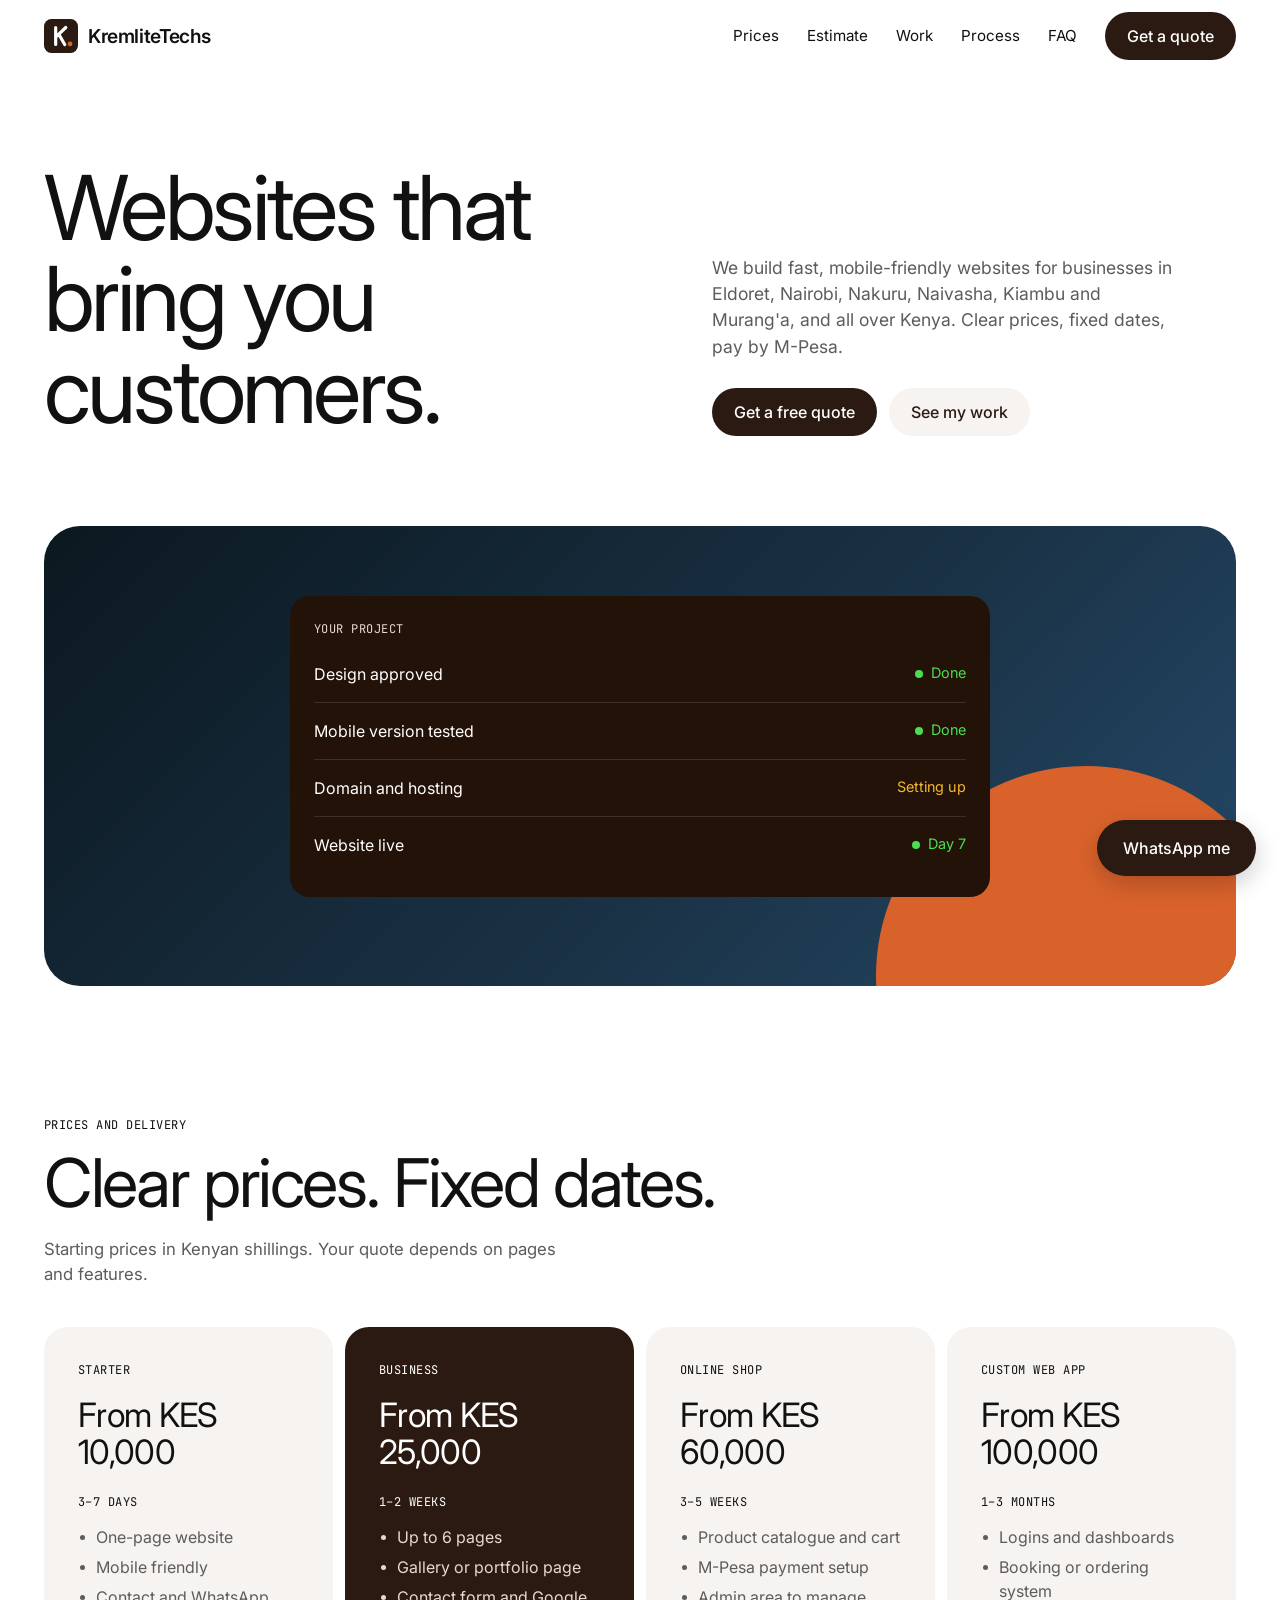
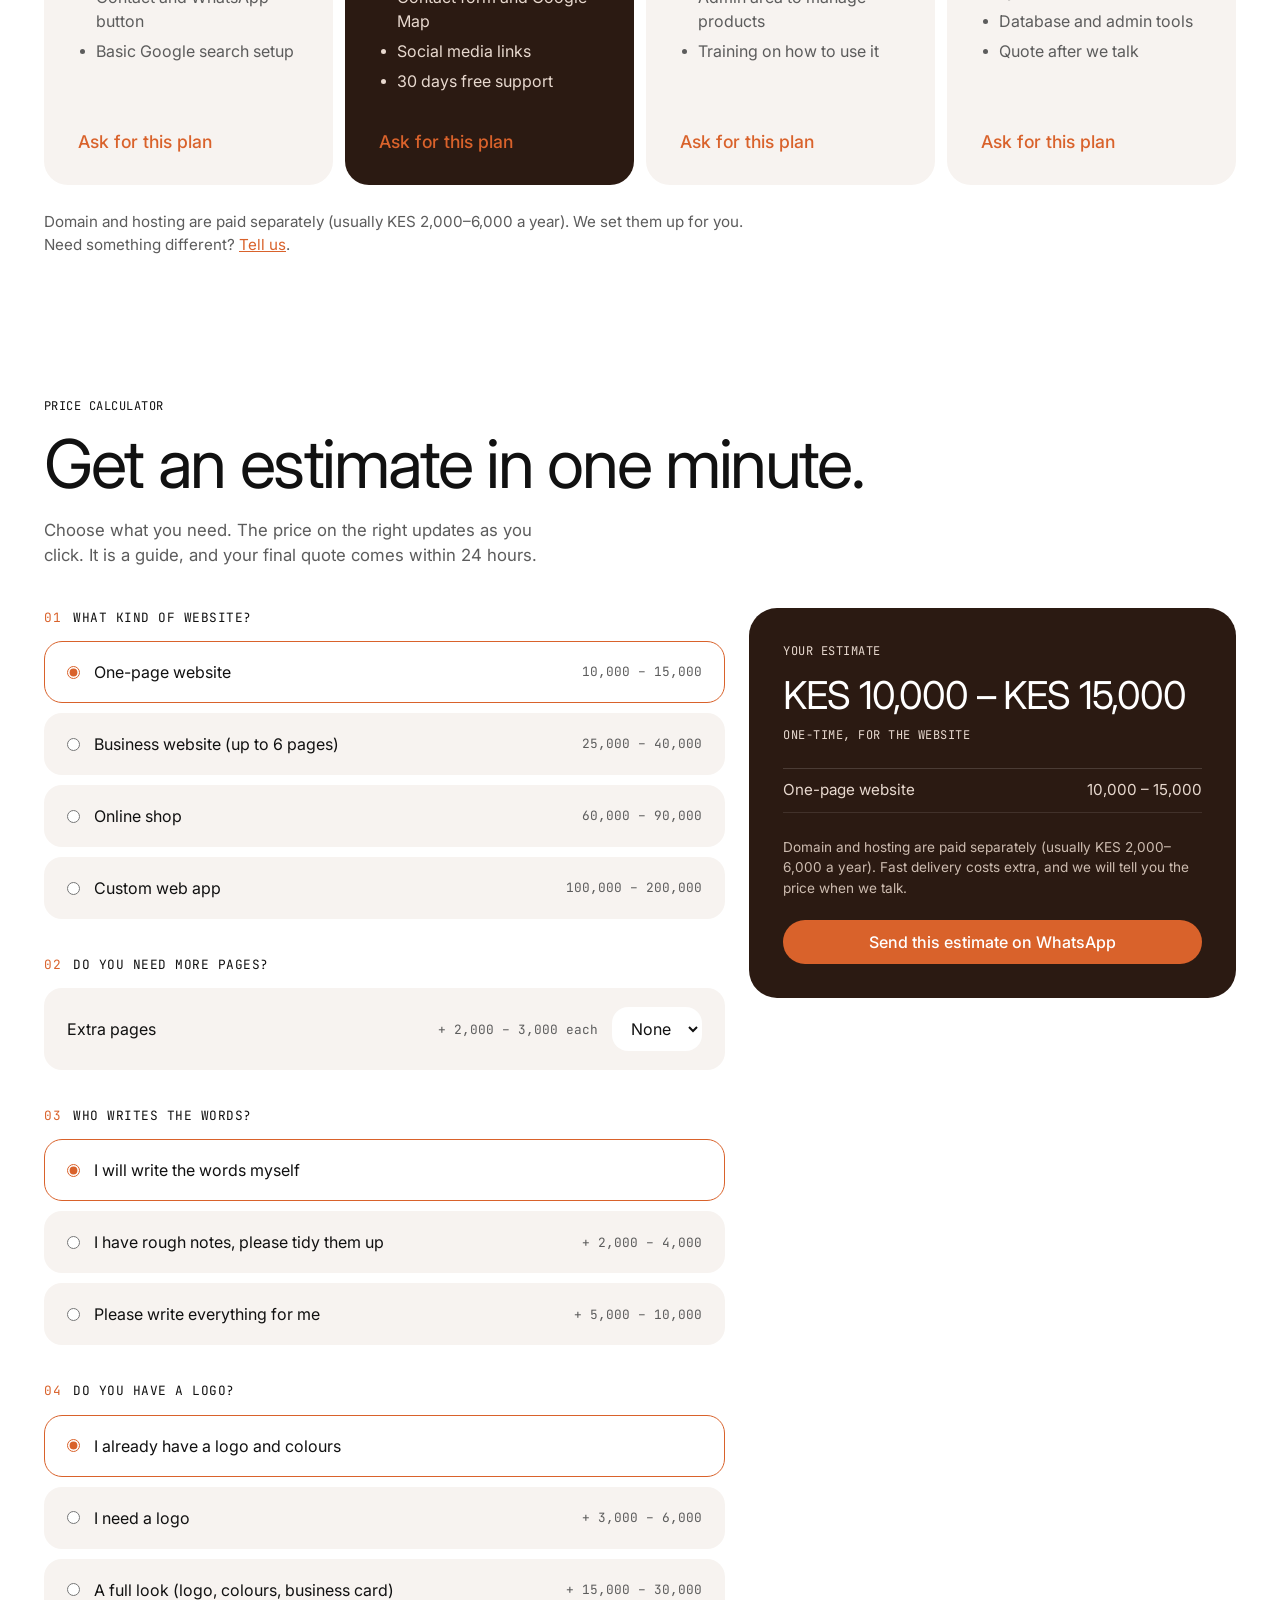
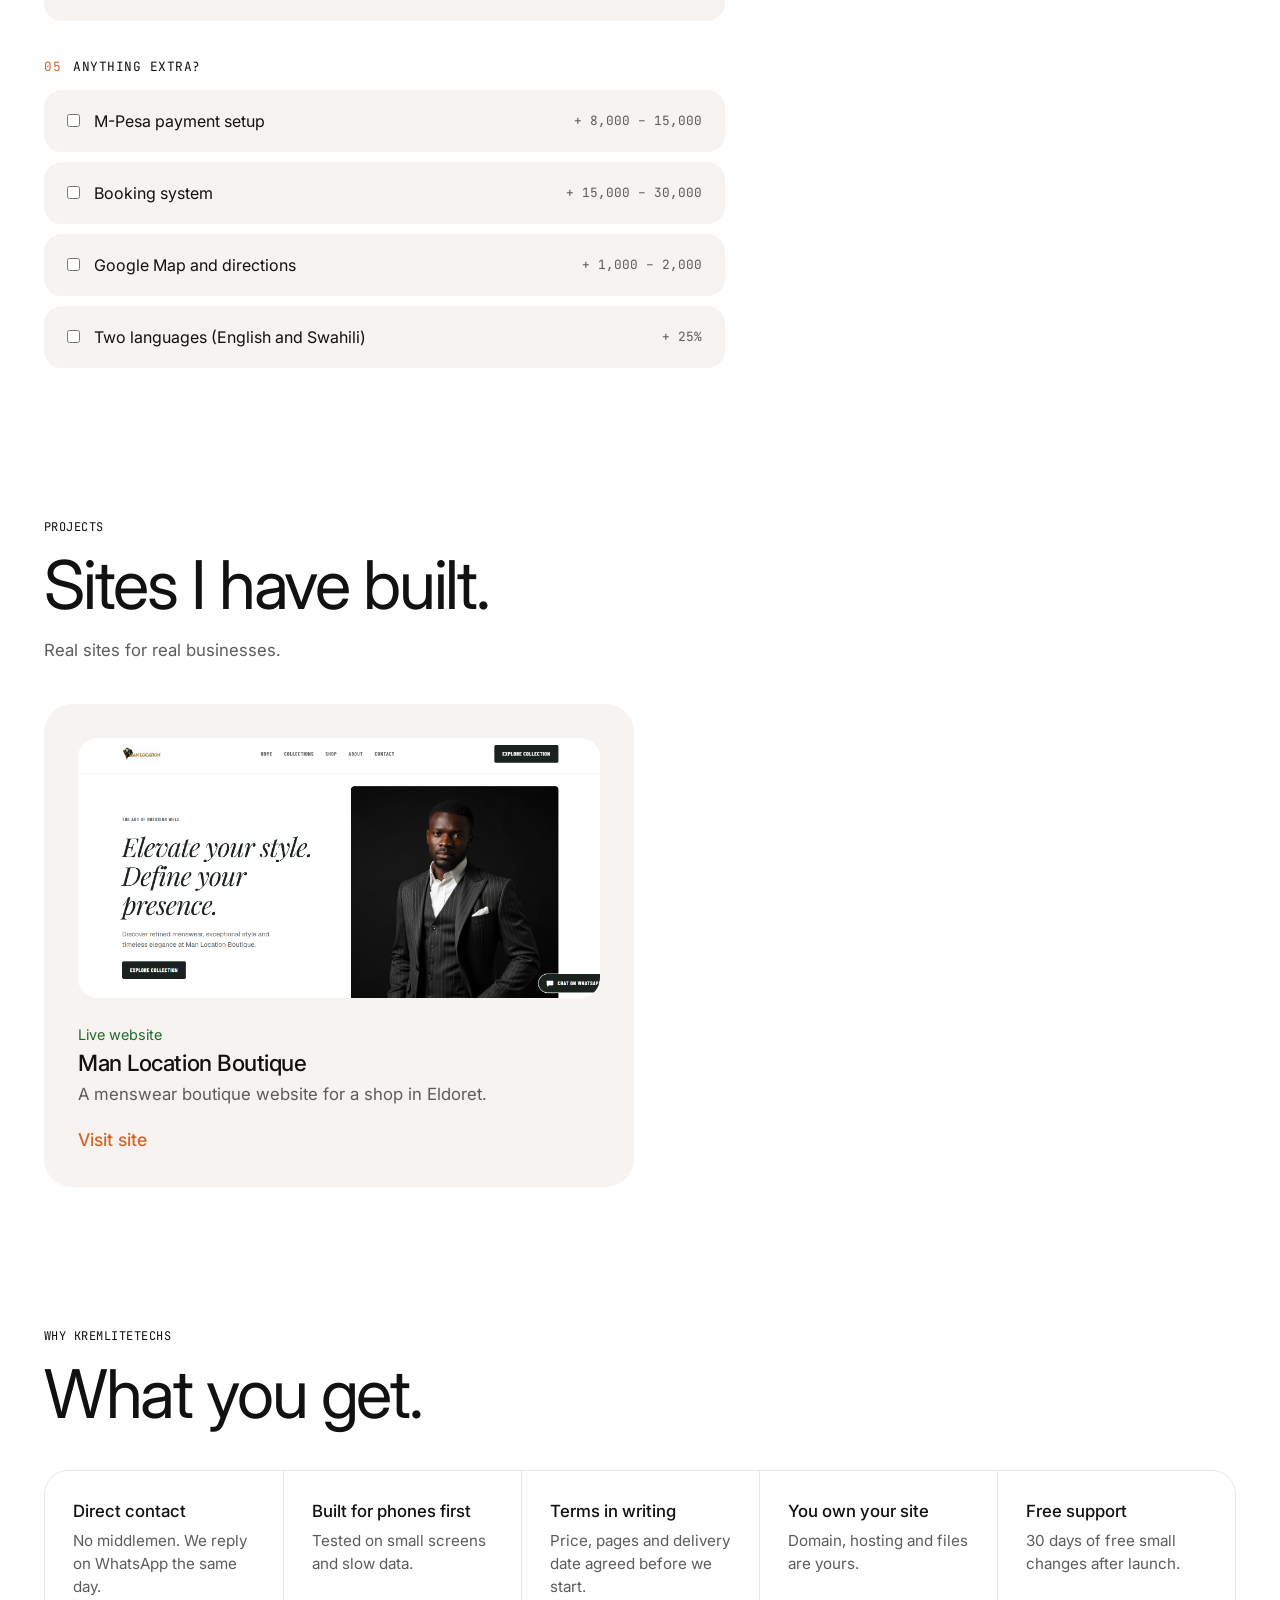
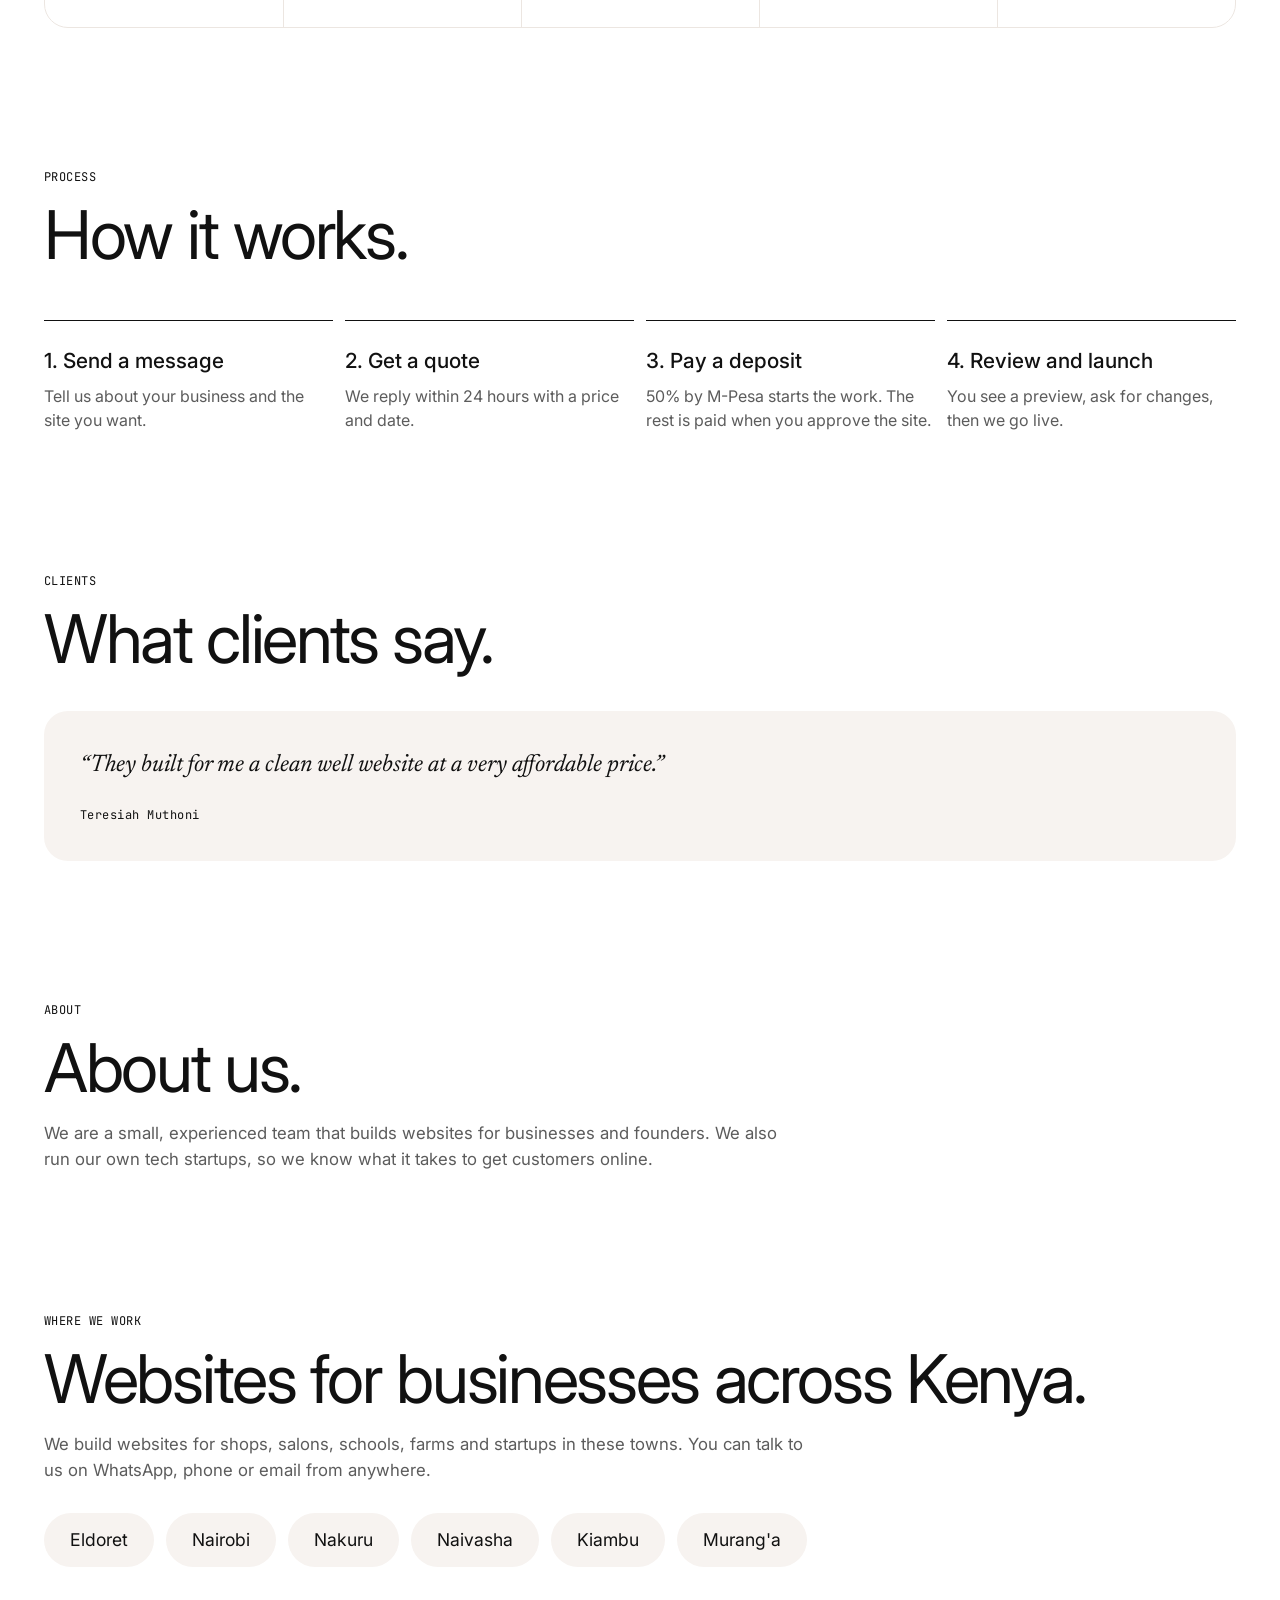
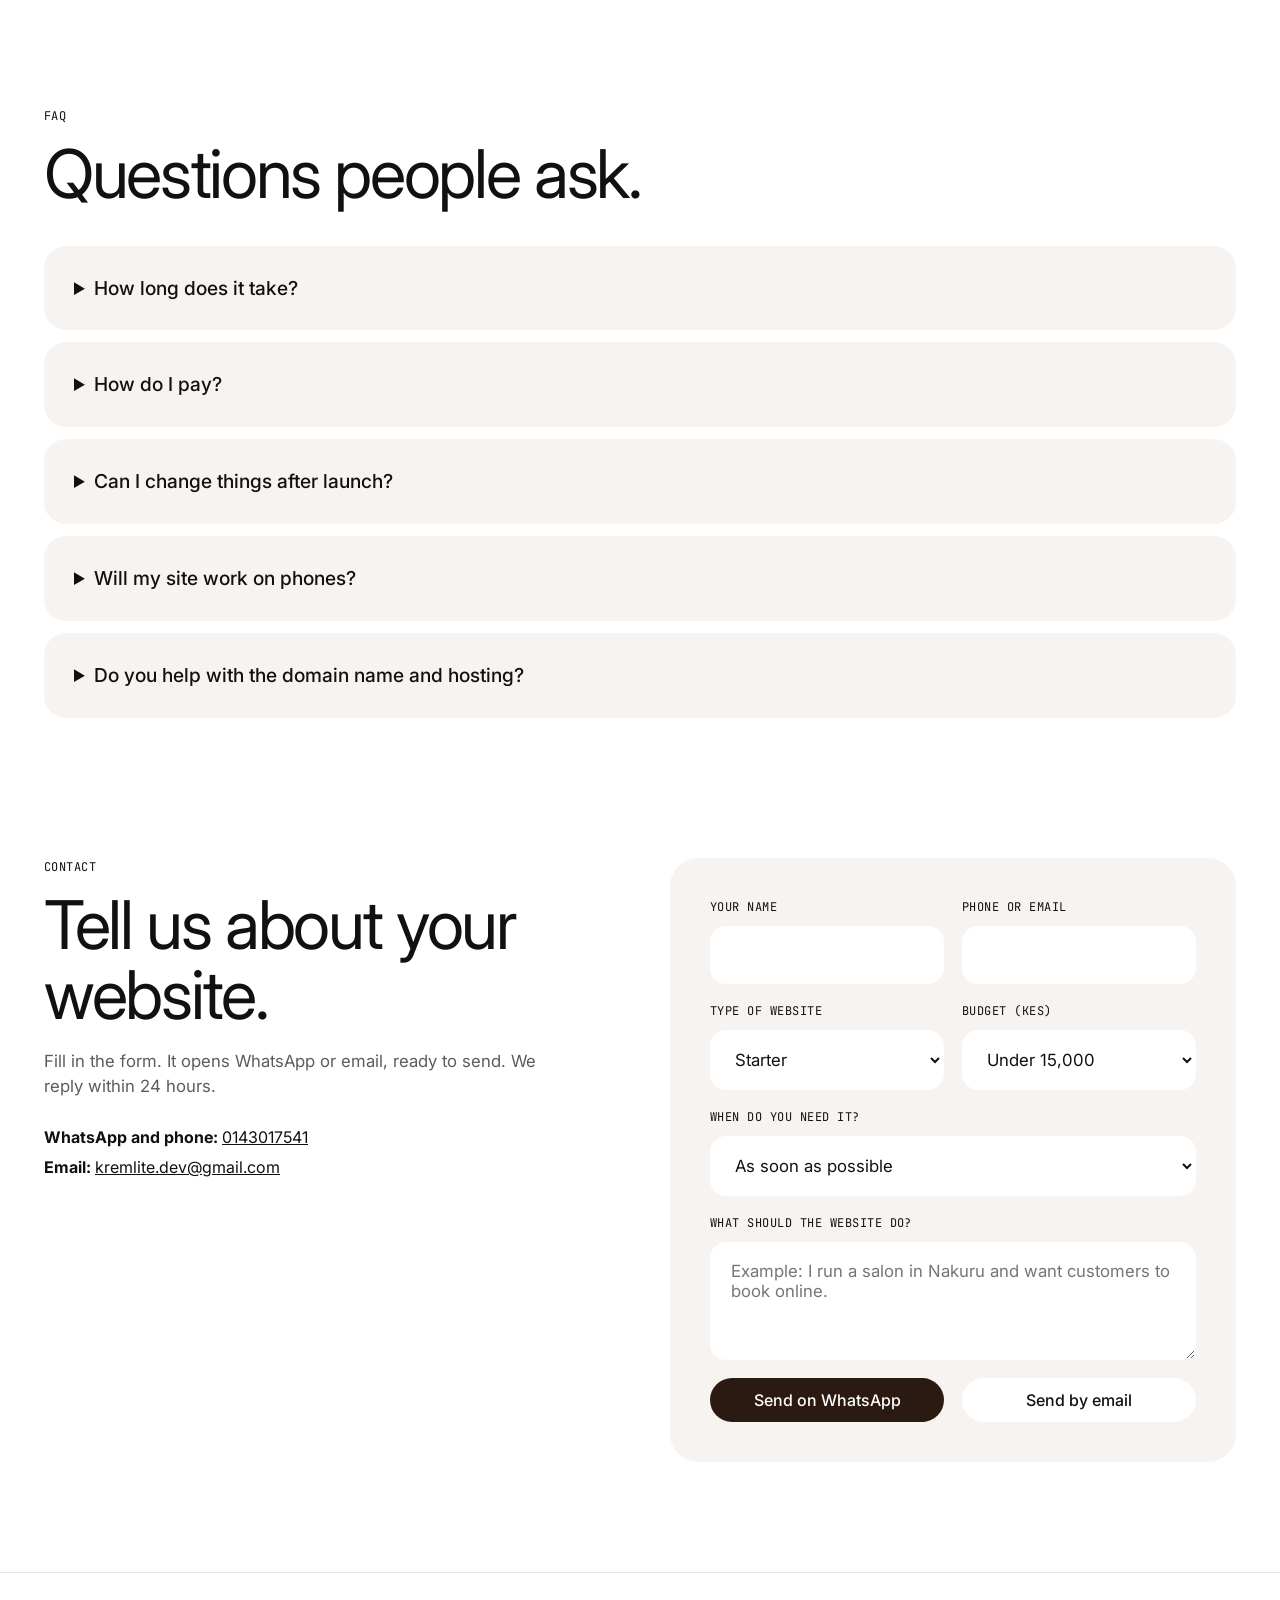
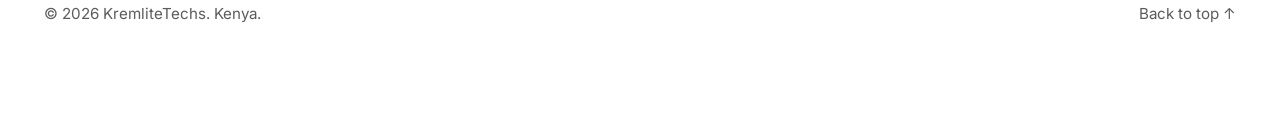
<file: index.html>
<!DOCTYPE html>
<html lang="en">
<head>
  <meta charset="UTF-8">
  <meta name="viewport" content="width=device-width, initial-scale=1.0">
  <title>Web Design Kenya | Eldoret, Nairobi, Nakuru | KremliteTechs</title>
  <meta name="description" content="Affordable website design for businesses in Eldoret, Nairobi, Nakuru, Naivasha, Kiambu and Murang'a. Prices from KES 10,000. Pay by M-Pesa.">
  <link rel="canonical" href="https://www.kremlitetechs.co.ke/">
  <meta property="og:title" content="Web Design Kenya | KremliteTechs">
  <meta property="og:description" content="Fast, mobile-friendly websites for Kenyan businesses. Clear prices, fixed dates, pay by M-Pesa.">
  <meta property="og:type" content="website">
  <meta property="og:url" content="https://www.kremlitetechs.co.ke/">

  <script>document.documentElement.classList.add("js");</script>

  <link rel="preconnect" href="https://fonts.googleapis.com">
  <link rel="preconnect" href="https://fonts.gstatic.com" crossorigin>
  <link href="https://fonts.googleapis.com/css2?family=Inter:wght@400;500;600&family=JetBrains+Mono&family=Newsreader:ital@1&display=swap" rel="stylesheet">

  <link rel="stylesheet" href="style.css">
  <link rel="icon" type="image/svg+xml" href="images/favicon.svg">

  <script type="application/ld+json">
  {
    "@context": "https://schema.org",
    "@type": "ProfessionalService",
    "name": "KremliteTechs",
    "description": "Website design and development for businesses in Kenya. Clear prices, fixed delivery dates, M-Pesa payments.",
    "url": "www.kremlitetechs.co.ke",
    "telephone": "+254143017541",
    "email": "kremlite.dev@gmail.com",
    "priceRange": "KES 10,000 - KES 100,000+",
    "areaServed": [
      { "@type": "City", "name": "Eldoret" },
      { "@type": "City", "name": "Nairobi" },
      { "@type": "City", "name": "Nakuru" },
      { "@type": "City", "name": "Naivasha" },
      { "@type": "City", "name": "Kiambu" },
      { "@type": "City", "name": "Murang'a" }
    ]
  }
  </script>
</head>
<body>

  <header class="site-header">
    <div class="wrap header-inner">
      <a href="#top" class="logo"><img src="images/favicon.svg" alt="" width="34" height="34"> KremliteTechs</a>
      <nav class="nav">
        <a href="#prices">Prices</a>
        <a href="#estimate">Estimate</a>
        <a href="#work">Work</a>
        <a href="#process">Process</a>
        <a href="#faq">FAQ</a>
        <a href="#contact" class="btn btn-dark">Get a quote</a>
      </nav>
    </div>
  </header>

  <main id="top">

    <!-- HERO -->
    <section class="hero wrap">
      <h1>Websites that bring you customers.</h1>
      <div class="hero-side">
        <p>We build fast, mobile-friendly websites for businesses in Eldoret, Nairobi, Nakuru, Naivasha, Kiambu and Murang'a, and all over Kenya. Clear prices, fixed dates, pay by M-Pesa.</p>
        <div class="hero-buttons">
          <a href="#contact" class="btn btn-dark">Get a free quote</a>
          <a href="#work" class="btn btn-light">See my work</a>
        </div>
      </div>
    </section>

    <!-- DARK SHOWCASE -->
    <section class="showcase wrap">
      <div class="showcase-bg">
        <div class="project-card">
          <p class="mono">YOUR PROJECT</p>
          <ul>
            <li><span>Design approved</span><span class="status done">Done</span></li>
            <li><span>Mobile version tested</span><span class="status done">Done</span></li>
            <li><span>Domain and hosting</span><span class="status setting">Setting up</span></li>
            <li><span>Website live</span><span class="status day">Day 7</span></li>
          </ul>
        </div>
        <div class="orange-circle"></div>
      </div>
    </section>

    <!-- PRICES -->
    <section class="section wrap" id="prices">
      <p class="mono reveal">PRICES AND DELIVERY</p>
      <h2 class="reveal">Clear prices. Fixed dates.</h2>
      <p class="lead reveal">Starting prices in Kenyan shillings. Your quote depends on pages and features.</p>

      <div class="plans">
        <article class="plan reveal">
          <p class="mono">STARTER</p>
          <h3>From KES 10,000</h3>
          <p class="mono time">3–7 DAYS</p>
          <ul>
            <li>One-page website</li>
            <li>Mobile friendly</li>
            <li>Contact and WhatsApp button</li>
            <li>Basic Google search setup</li>
          </ul>
          <a href="#contact" class="plan-link">Ask for this plan</a>
        </article>

        <article class="plan plan-dark reveal">
          <p class="mono">BUSINESS</p>
          <h3>From KES 25,000</h3>
          <p class="mono time">1–2 WEEKS</p>
          <ul>
            <li>Up to 6 pages</li>
            <li>Gallery or portfolio page</li>
            <li>Contact form and Google Map</li>
            <li>Social media links</li>
            <li>30 days free support</li>
          </ul>
          <a href="#contact" class="plan-link">Ask for this plan</a>
        </article>

        <article class="plan reveal">
          <p class="mono">ONLINE SHOP</p>
          <h3>From KES 60,000</h3>
          <p class="mono time">3–5 WEEKS</p>
          <ul>
            <li>Product catalogue and cart</li>
            <li>M-Pesa payment setup</li>
            <li>Admin area to manage products</li>
            <li>Training on how to use it</li>
          </ul>
          <a href="#contact" class="plan-link">Ask for this plan</a>
        </article>

        <article class="plan reveal">
          <p class="mono">CUSTOM WEB APP</p>
          <h3>From KES 100,000</h3>
          <p class="mono time">1–3 MONTHS</p>
          <ul>
            <li>Logins and dashboards</li>
            <li>Booking or ordering system</li>
            <li>Database and admin tools</li>
            <li>Quote after we talk</li>
          </ul>
          <a href="#contact" class="plan-link">Ask for this plan</a>
        </article>
      </div>

      <p class="note reveal">Domain and hosting are paid separately (usually KES 2,000–6,000 a year). We set them up for you.<br>Need something different? <a href="#contact">Tell us</a>.</p>
    </section>

       <!-- ESTIMATE -->
    <section class="section wrap" id="estimate">
      <p class="mono reveal">PRICE CALCULATOR</p>
      <h2 class="reveal">Get an estimate in one minute.</h2>
      <p class="lead reveal">Choose what you need. The price on the right updates as you click. It is a guide, and your final quote comes within 24 hours.</p>

      <div class="calc">
        <div class="calc-questions">

          <p class="calc-title"><span>01</span>WHAT KIND OF WEBSITE?</p>
          <label class="option"><input type="radio" name="type" data-min="10000" data-max="15000" checked><span class="opt-name">One-page website</span><span class="opt-price"></span></label>
          <label class="option"><input type="radio" name="type" data-min="25000" data-max="40000"><span class="opt-name">Business website (up to 6 pages)</span><span class="opt-price"></span></label>
          <label class="option"><input type="radio" name="type" data-min="60000" data-max="90000"><span class="opt-name">Online shop</span><span class="opt-price"></span></label>
          <label class="option"><input type="radio" name="type" data-min="100000" data-max="200000"><span class="opt-name">Custom web app</span><span class="opt-price"></span></label>

          <p class="calc-title"><span>02</span>DO YOU NEED MORE PAGES?</p>
          <label class="option">
            <span class="opt-name">Extra pages</span>
            <span class="opt-price"></span>
            <select id="pages" data-min="2000" data-max="3000">
              <option value="0">None</option>
              <option value="1">1</option>
              <option value="2">2</option>
              <option value="3">3</option>
              <option value="4">4</option>
              <option value="5">5</option>
              <option value="8">8</option>
              <option value="10">10</option>
            </select>
          </label>

          <p class="calc-title"><span>03</span>WHO WRITES THE WORDS?</p>
          <label class="option"><input type="radio" name="words" data-min="0" data-max="0" checked><span class="opt-name">I will write the words myself</span><span class="opt-price"></span></label>
          <label class="option"><input type="radio" name="words" data-min="2000" data-max="4000"><span class="opt-name">I have rough notes, please tidy them up</span><span class="opt-price"></span></label>
          <label class="option"><input type="radio" name="words" data-min="5000" data-max="10000"><span class="opt-name">Please write everything for me</span><span class="opt-price"></span></label>

          <p class="calc-title"><span>04</span>DO YOU HAVE A LOGO?</p>
          <label class="option"><input type="radio" name="logo" data-min="0" data-max="0" checked><span class="opt-name">I already have a logo and colours</span><span class="opt-price"></span></label>
          <label class="option"><input type="radio" name="logo" data-min="3000" data-max="6000"><span class="opt-name">I need a logo</span><span class="opt-price"></span></label>
          <label class="option"><input type="radio" name="logo" data-min="15000" data-max="30000"><span class="opt-name">A full look (logo, colours, business card)</span><span class="opt-price"></span></label>

          <p class="calc-title"><span>05</span>ANYTHING EXTRA?</p>
          <label class="option"><input type="checkbox" name="extra" data-min="8000" data-max="15000"><span class="opt-name">M-Pesa payment setup</span><span class="opt-price"></span></label>
          <label class="option"><input type="checkbox" name="extra" data-min="15000" data-max="30000"><span class="opt-name">Booking system</span><span class="opt-price"></span></label>
          <label class="option"><input type="checkbox" name="extra" data-min="1000" data-max="2000"><span class="opt-name">Google Map and directions</span><span class="opt-price"></span></label>
          <label class="option"><input type="checkbox" name="extra" data-percent="25"><span class="opt-name">Two languages (English and Swahili)</span><span class="opt-price"></span></label>

        </div>

        <aside class="estimate">
          <p class="mono">YOUR ESTIMATE</p>
          <p class="estimate-price" id="est-price">KES 10,000</p>
          <p class="mono">ONE-TIME, FOR THE WEBSITE</p>
          <ul class="est-lines" id="est-lines"></ul>
          <p class="est-note">Domain and hosting are paid separately (usually KES 2,000–6,000 a year). Fast delivery costs extra, and we will tell you the price when we talk.</p>
          <button type="button" class="btn" id="est-send">Send this estimate on WhatsApp</button>
        </aside>
      </div>
    </section>
    <!-- WORK -->
    <section class="section wrap" id="work">
      <p class="mono reveal">PROJECTS</p>
      <h2 class="reveal">Sites I have built.</h2>
      <p class="lead reveal">Real sites for real businesses.</p>

      <div class="work-grid">
        <article class="work-card reveal">
          <a href="https://man-location-boutique.vercel.app/" target="_blank" class="work-image">
            <img src="images/manlocationpicture.png" alt="Screenshot of Man Location Boutique website">
          </a>
          <p class="tag">Live website</p>
          <h3>Man Location Boutique</h3>
          <p class="lead">A menswear boutique website for a shop in Eldoret.</p>
          <a href="https://man-location-boutique.vercel.app/" target="_blank" class="plan-link">Visit site</a>
        </article>
      </div>
    </section>

    <!-- WHY -->
    <section class="section wrap">
      <p class="mono reveal">WHY KREMLITETECHS</p>
      <h2 class="reveal">What you get.</h2>

      <div class="why reveal">
        <div><h4>Direct contact</h4><p>No middlemen. We reply on WhatsApp the same day.</p></div>
        <div><h4>Built for phones first</h4><p>Tested on small screens and slow data.</p></div>
        <div><h4>Terms in writing</h4><p>Price, pages and delivery date agreed before we start.</p></div>
        <div><h4>You own your site</h4><p>Domain, hosting and files are yours.</p></div>
        <div><h4>Free support</h4><p>30 days of free small changes after launch.</p></div>
      </div>
    </section>

    <!-- PROCESS -->
    <section class="section wrap" id="process">
      <p class="mono reveal">PROCESS</p>
      <h2 class="reveal">How it works.</h2>

      <div class="steps">
        <div class="step reveal"><h4>1. Send a message</h4><p>Tell us about your business and the site you want.</p></div>
        <div class="step reveal"><h4>2. Get a quote</h4><p>We reply within 24 hours with a price and date.</p></div>
        <div class="step reveal"><h4>3. Pay a deposit</h4><p>50% by M-Pesa starts the work. The rest is paid when you approve the site.</p></div>
        <div class="step reveal"><h4>4. Review and launch</h4><p>You see a preview, ask for changes, then we go live.</p></div>
      </div>
    </section>

    <!-- CLIENTS -->
    <section class="section wrap">
      <p class="mono reveal">CLIENTS</p>
      <h2 class="reveal">What clients say.</h2>

      <blockquote class="quote reveal">
        <p>“They built for me a clean well website at a very affordable price.”</p>
        <span class="mono">Teresiah Muthoni</span>
      </blockquote>
    </section>

    <!-- ABOUT -->
    <section class="section wrap">
      <p class="mono reveal">ABOUT</p>
      <h2 class="reveal">About us.</h2>
      <p class="lead wide reveal">We are a small, experienced team that builds websites for businesses and founders. We also run our own tech startups, so we know what it takes to get customers online.</p>
    </section>

    <!-- AREAS -->
    <section class="section wrap">
      <p class="mono reveal">WHERE WE WORK</p>
      <h2 class="reveal">Websites for businesses across Kenya.</h2>
      <p class="lead wide reveal">We build websites for shops, salons, schools, farms and startups in these towns. You can talk to us on WhatsApp, phone or email from anywhere.</p>
      <ul class="areas reveal">
        <li>Eldoret</li>
        <li>Nairobi</li>
        <li>Nakuru</li>
        <li>Naivasha</li>
        <li>Kiambu</li>
        <li>Murang'a</li>
      </ul>
    </section>

    <!-- FAQ -->
    <section class="section wrap" id="faq">
      <p class="mono reveal">FAQ</p>
      <h2 class="reveal">Questions people ask.</h2>

      <div class="faq">
        <details class="reveal">
          <summary>How long does it take?</summary>
          <p>A one-page site takes 3–7 days. A business site takes 1–2 weeks. Online shops take 3–5 weeks. You get the date in your quote.</p>
        </details>
        <details class="reveal">
          <summary>How do I pay?</summary>
          <p>By M-Pesa. You pay 50% to start and the rest when you approve the site.</p>
        </details>
        <details class="reveal">
          <summary>Can I change things after launch?</summary>
          <p>Yes. You get 30 days of free small changes. After that we charge a small fee for updates.</p>
        </details>
        <details class="reveal">
          <summary>Will my site work on phones?</summary>
          <p>Yes. Every site is built for phones first and tested on small screens and slow data.</p>
        </details>
        <details class="reveal">
          <summary>Do you help with the domain name and hosting?</summary>
          <p>Yes. We set up both for you and they stay in your name. They cost about KES 2,000–6,000 a year.</p>
        </details>
      </div>
    </section>

    <!-- CONTACT -->
    <section class="section wrap contact" id="contact">
      <div class="contact-text reveal">
        <p class="mono">CONTACT</p>
        <h2>Tell us about your website.</h2>
        <p class="lead">Fill in the form. It opens WhatsApp or email, ready to send. We reply within 24 hours.</p>
        <p><strong>WhatsApp and phone:</strong> <a href="tel:+254143017541" class="underline">0143017541</a></p>
        <p><strong>Email:</strong> <a href="mailto:kremlite.dev@gmail.com" class="underline">kremlite.dev@gmail.com</a></p>
      </div>

      <div class="form-card reveal">
        <div class="row">
          <label>YOUR NAME<input type="text" id="f-name"></label>
          <label>PHONE OR EMAIL<input type="text" id="f-contact"></label>
        </div>
        <div class="row">
          <label>TYPE OF WEBSITE
            <select id="f-type">
              <option>Starter</option>
              <option>Business</option>
              <option>Online shop</option>
              <option>Custom web app</option>
            </select>
          </label>
          <label>BUDGET (KES)
            <select id="f-budget">
              <option>Under 15,000</option>
              <option>15,000 – 40,000</option>
              <option>40,000 – 100,000</option>
              <option>Above 100,000</option>
            </select>
          </label>
        </div>
        <label>WHEN DO YOU NEED IT?
          <select id="f-when">
            <option>As soon as possible</option>
            <option>Within 2 weeks</option>
            <option>Within a month</option>
            <option>No rush</option>
          </select>
        </label>
        <label>WHAT SHOULD THE WEBSITE DO?
          <textarea id="f-about" rows="4" placeholder="Example: I run a salon in Nakuru and want customers to book online."></textarea>
        </label>
        <div class="row">
          <button type="button" class="btn btn-dark" id="send-wa">Send on WhatsApp</button>
          <button type="button" class="btn btn-white" id="send-mail">Send by email</button>
        </div>
      </div>
    </section>

  </main>

  <footer class="footer">
    <div class="wrap footer-inner">
      <p>© 2026 KremliteTechs. Kenya.</p>
      <a href="#top">Back to top ↑</a>
    </div>
  </footer>

  <a href="https://wa.me/254143017541" class="whatsapp-float">WhatsApp me</a>

  <script>
    // CHANGE THESE TWO LINES TO YOUR OWN DETAILS
    var PHONE = "254143017541";
    var EMAIL = "kremlite.dev@gmail.com";

    // Scroll fade-in
    var items = document.querySelectorAll(".reveal");
    var observer = new IntersectionObserver(function (entries) {
      entries.forEach(function (entry) {
        if (entry.isIntersecting) {
          entry.target.classList.add("visible");
          observer.unobserve(entry.target);
        }
      });
    }, { threshold: 0.15 });
    items.forEach(function (el) { observer.observe(el); });

    // Contact form
    function buildMessage() {
      return "Hello KremliteTechs,\n" +
        "Name: " + document.getElementById("f-name").value + "\n" +
        "Contact: " + document.getElementById("f-contact").value + "\n" +
        "Website type: " + document.getElementById("f-type").value + "\n" +
        "Budget (KES): " + document.getElementById("f-budget").value + "\n" +
        "Needed: " + document.getElementById("f-when").value + "\n" +
        "Details: " + document.getElementById("f-about").value;
    }
    document.getElementById("send-wa").addEventListener("click", function () {
      window.open("https://wa.me/" + PHONE + "?text=" + encodeURIComponent(buildMessage()), "_blank");
    });
    document.getElementById("send-mail").addEventListener("click", function () {
      window.location.href = "mailto:" + EMAIL + "?subject=" + encodeURIComponent("New website enquiry") + "&body=" + encodeURIComponent(buildMessage());
    });
 
    // Price calculator
    function fmt(n) { return n.toLocaleString("en-US"); }
    function rangeText(lo, hi) { return lo === hi ? fmt(lo) : fmt(lo) + " \u2013 " + fmt(hi); }
    function roundTo500(n) { return Math.round(n / 500) * 500; }

    // Show the price next to each choice
    document.querySelectorAll("#estimate .option input, #estimate .option select").forEach(function (el) {
      var tag = el.closest(".option").querySelector(".opt-price");
      if (el.hasAttribute("data-percent")) {
        tag.textContent = "+ " + el.getAttribute("data-percent") + "%";
        return;
      }
      var lo = parseInt(el.getAttribute("data-min"), 10);
      var hi = parseInt(el.getAttribute("data-max"), 10);
      if (lo === 0 && hi === 0) { return; }
      var text = (el.name === "type" ? "" : "+ ") + rangeText(lo, hi);
      if (el.tagName === "SELECT") { text += " each"; }
      tag.textContent = text;
    });

    var estimateLines = [];
    var estimateTotal = "";

    function updateEstimate() {
      var min = 0, max = 0, percent = 0;
      estimateLines = [];

      document.querySelectorAll("#estimate .option").forEach(function (o) {
        var input = o.querySelector("input");
        o.classList.toggle("selected", input ? input.checked : false);
      });

      document.querySelectorAll("#estimate [data-min], #estimate [data-percent]").forEach(function (el) {
        var count = 1;
        if (el.tagName === "SELECT") { count = parseInt(el.value, 10); }
        else if (!el.checked) { return; }
        if (count === 0) { return; }

        var name = el.closest(".option").querySelector(".opt-name").textContent;

        if (el.hasAttribute("data-percent")) {
          var p = parseInt(el.getAttribute("data-percent"), 10);
          percent += p;
          estimateLines.push({ label: name, text: "+" + p + "%" });
          return;
        }

        var lo = parseInt(el.getAttribute("data-min"), 10) * count;
        var hi = parseInt(el.getAttribute("data-max"), 10) * count;
        if (lo === 0 && hi === 0) { return; }
        min += lo;
        max += hi;
        estimateLines.push({ label: name + (count > 1 ? " x " + count : ""), text: rangeText(lo, hi) });
      });

      min = roundTo500(min * (1 + percent / 100));
      max = roundTo500(max * (1 + percent / 100));

      estimateTotal = min === max ? "KES " + fmt(min) : "KES " + fmt(min) + " \u2013 KES " + fmt(max);
      document.getElementById("est-price").textContent = estimateTotal;

      var list = document.getElementById("est-lines");
      list.innerHTML = "";
      estimateLines.forEach(function (line) {
        var li = document.createElement("li");
        var a = document.createElement("span");
        var b = document.createElement("span");
        a.textContent = line.label;
        b.textContent = line.text;
        li.appendChild(a);
        li.appendChild(b);
        list.appendChild(li);
      });
    }

    document.getElementById("estimate").addEventListener("change", updateEstimate);

    document.getElementById("est-send").addEventListener("click", function () {
      var msg = "Hello KremliteTechs, I used your price calculator.\n\nEstimate: " + estimateTotal + "\n\nWhat I chose:\n";
      estimateLines.forEach(function (line) { msg += "- " + line.label + ": " + line.text + "\n"; });
      window.open("https://wa.me/" + PHONE + "?text=" + encodeURIComponent(msg), "_blank");
    });

    updateEstimate();
 </script>

</body>
</html>
</file>
<file: style.css>
:root {
  --brown: #2b1a12;
  --orange: #d9622b;
  --cream: #f7f3f0;
  --text: #111;
  --muted: #5c5c5c;
}

* { margin: 0; padding: 0; box-sizing: border-box; }

html { scroll-behavior: smooth; scroll-padding-top: 90px; }

body {
  font-family: "Inter", sans-serif;
  color: var(--text);
  background: #fff;
  line-height: 1.5;
}

.wrap { max-width: 1240px; margin: 0 auto; padding: 0 24px; }
a { color: inherit; text-decoration: none; }
ul { list-style: none; }

/* Text styles */
.mono {
  font-family: "JetBrains Mono", monospace;
  font-size: 0.75rem;
  letter-spacing: 0.04em;
}
h2 {
  font-size: clamp(2.4rem, 5.5vw, 4.2rem);
  font-weight: 400;
  line-height: 1.05;
  letter-spacing: -0.035em;
  margin: 14px 0 18px;
}
h3 { font-size: 2.1rem; font-weight: 400; line-height: 1.1; letter-spacing: -0.02em; }
h4 { font-size: 1.05rem; font-weight: 500; margin-bottom: 6px; }
.lead { color: var(--muted); font-size: 1.05rem; max-width: 520px; }
.lead.wide { max-width: 760px; }
.underline { text-decoration: underline; }

.section { padding-top: 70px; padding-bottom: 70px; }

/* Header */
.site-header {
  position: sticky;
  top: 0;
  background: rgba(255, 255, 255, 0.92);
  backdrop-filter: blur(8px);
  z-index: 10;
}
.header-inner {
  display: flex;
  justify-content: space-between;
  align-items: center;
  height: 72px;
}
.logo { font-weight: 600; font-size: 1.2rem; letter-spacing: -0.02em; }
.nav { display: flex; align-items: center; gap: 28px; font-size: 0.95rem; }
.nav a:not(.btn):hover { color: var(--orange); }

/* Buttons */
.btn {
  display: inline-block;
  padding: 12px 22px;
  border: none;
  border-radius: 999px;
  font-family: inherit;
  font-size: 1rem;
  font-weight: 500;
  cursor: pointer;
  text-align: center;
  transition: transform 0.2s ease;
}
.btn:hover { transform: translateY(-2px); }
.btn-dark { background: var(--brown); color: #fff; }
.btn-light { background: var(--cream); color: var(--brown); }
.btn-white { background: #fff; color: var(--text); }

/* Hero */
.hero {
  display: grid;
  grid-template-columns: 1.2fr 1fr;
  align-items: end;
  gap: 40px;
  padding-top: 90px;
  padding-bottom: 90px;
}
.hero h1 {
  font-size: clamp(2.8rem, 7vw, 6rem);
  font-weight: 400;
  line-height: 1.02;
  letter-spacing: -0.04em;
  animation: rise 0.8s ease both;
}
.hero-side { animation: rise 0.8s ease 0.2s both; }
.hero-side p { color: var(--muted); font-size: 1.1rem; max-width: 460px; }
.hero-buttons { display: flex; gap: 12px; margin-top: 28px; }

@keyframes rise {
  from { opacity: 0; transform: translateY(24px); }
  to   { opacity: 1; transform: translateY(0); }
}

/* Scroll fade-in */
.js .reveal {
  opacity: 0;
  transform: translateY(28px);
  transition: opacity 0.7s ease, transform 0.7s ease;
}
.js .reveal.visible { opacity: 1; transform: translateY(0); }
.plans .reveal:nth-child(2), .steps .reveal:nth-child(2) { transition-delay: 0.1s; }
.plans .reveal:nth-child(3), .steps .reveal:nth-child(3) { transition-delay: 0.2s; }
.plans .reveal:nth-child(4), .steps .reveal:nth-child(4) { transition-delay: 0.3s; }

/* Dark showcase */
.showcase { padding-bottom: 60px; }
.showcase-bg {
  position: relative;
  overflow: hidden;
  min-height: 460px;
  border-radius: 36px;
  background: linear-gradient(135deg, #0b1820 0%, #1b3347 60%, #254a6b 100%);
  display: flex;
  justify-content: center;
  align-items: flex-start;
  padding-top: 70px;
}
.project-card {
  position: relative;
  z-index: 2;
  width: min(700px, 90%);
  background: #231208;
  color: #fff;
  border-radius: 20px;
  padding: 24px;
  animation: rise 0.9s ease 0.4s both;
}
.project-card .mono { color: #e8d9cf; margin-bottom: 8px; }
.project-card li {
  display: flex;
  justify-content: space-between;
  padding: 16px 0;
  border-top: 1px solid rgba(255, 255, 255, 0.12);
}
.project-card li:first-child { border-top: none; }
.status { font-size: 0.9rem; }
.status.done, .status.day { color: #4ade50; }
.status.setting { color: #f5b82e; }
.status.done::before, .status.day::before {
  content: "";
  display: inline-block;
  width: 8px;
  height: 8px;
  margin-right: 8px;
  border-radius: 50%;
  background: #4ade50;
}
.orange-circle {
  position: absolute;
  right: -60px;
  bottom: -200px;
  width: 420px;
  height: 420px;
  border-radius: 50%;
  background: var(--orange);
  animation: float 6s ease-in-out infinite;
}
@keyframes float {
  0%, 100% { transform: translateY(0); }
  50% { transform: translateY(-18px); }
}

/* Prices */
.plans {
  display: grid;
  grid-template-columns: repeat(4, 1fr);
  gap: 12px;
  margin-top: 40px;
}
.plan {
  display: flex;
  flex-direction: column;
  background: var(--cream);
  border-radius: 24px;
  padding: 34px 34px 30px;
  transition: transform 0.3s ease;
}
.plan:hover { transform: translateY(-6px); }
.plan h3 { margin: 18px 0 22px; }
.plan .time { margin-bottom: 14px; }
.plan ul { flex: 1; margin-bottom: 30px; }
.plan li { position: relative; padding-left: 18px; margin-bottom: 6px; color: var(--muted); }
.plan li::before {
  content: "";
  position: absolute;
  left: 2px;
  top: 0.65em;
  width: 5px;
  height: 5px;
  border-radius: 50%;
  background: currentColor;
}
.plan-link { color: var(--orange); font-size: 1.1rem; font-weight: 500; }
.plan-link:hover { text-decoration: underline; }
.plan-dark { background: var(--brown); color: #fff; }
.plan-dark li { color: #e8d9cf; }

.note { margin-top: 26px; color: var(--muted); font-size: 0.95rem; }
.note a { color: var(--orange); text-decoration: underline; }

/* Work */
.work-card {
  margin-top: 40px;
  background: var(--cream);
  border-radius: 28px;
  padding: 34px;
}
.work-image {
  height: 250px;
  background: #fff;
  border-radius: 20px;
  display: flex;
  align-items: center;
  justify-content: center;
  margin-bottom: 26px;
  color: var(--muted);
}
.work-card .tag { color: #1d6b2a; font-size: 0.9rem; }
.work-card h3 { font-size: 1.4rem; font-weight: 500; margin: 6px 0; }
.work-card .lead { margin-bottom: 20px; }

/* Why */
.why {
  display: grid;
  grid-template-columns: repeat(5, 1fr);
  margin-top: 40px;
  border: 1px solid #ece6e1;
  border-radius: 24px;
  overflow: hidden;
}
.why div { padding: 28px; border-left: 1px solid #ece6e1; }
.why div:first-child { border-left: none; }
.why p { color: var(--muted); font-size: 0.95rem; }

/* Process */
.steps {
  display: grid;
  grid-template-columns: repeat(4, 1fr);
  gap: 12px;
  margin-top: 50px;
}
.step { border-top: 1px solid var(--text); padding-top: 24px; }
.step h4 { font-size: 1.3rem; margin-bottom: 8px; }
.step p { color: var(--muted); }

/* Quote */
.quote {
  margin-top: 36px;
  background: var(--cream);
  border-radius: 24px;
  padding: 36px;
}
.quote p {
  font-family: "Newsreader", serif;
  font-style: italic;
  font-size: 1.5rem;
  margin-bottom: 18px;
}

/* FAQ */
.faq { margin-top: 36px; display: grid; gap: 12px; }
details { background: var(--cream); border-radius: 22px; padding: 28px 30px; }
summary { cursor: pointer; font-size: 1.2rem; font-weight: 500; }
summary:hover { color: var(--orange); }
details p { margin-top: 14px; color: var(--muted); max-width: 720px; animation: rise 0.4s ease both; }

/* Contact */
.contact {
  display: grid;
  grid-template-columns: 1fr 1fr;
  gap: 60px;
  align-items: start;
}
.contact-text .lead { margin-bottom: 26px; }
.contact-text p { margin-bottom: 6px; }
.form-card {
  background: var(--cream);
  border-radius: 28px;
  padding: 40px;
  display: grid;
  gap: 18px;
}
.row { display: grid; grid-template-columns: 1fr 1fr; gap: 18px; }
label {
  display: block;
  font-family: "JetBrains Mono", monospace;
  font-size: 0.75rem;
  letter-spacing: 0.04em;
}
input, select, textarea {
  display: block;
  width: 100%;
  margin-top: 10px;
  padding: 18px 20px;
  border: 1px solid transparent;
  border-radius: 16px;
  background: #fff;
  font-family: "Inter", sans-serif;
  font-size: 1.05rem;
  color: var(--text);
}
input:focus, select:focus, textarea:focus { outline: none; border-color: var(--orange); }
textarea { resize: vertical; }

/* Footer */
.footer { border-top: 1px solid #ece6e1; margin-top: 40px; }
.footer-inner {
  display: flex;
  justify-content: space-between;
  padding-top: 30px;
  padding-bottom: 110px;
  color: var(--muted);
  font-size: 0.95rem;
}
.footer-inner a:hover { color: var(--orange); }

/* WhatsApp button */
.whatsapp-float {
  position: fixed;
  right: 24px;
  bottom: 24px;
  z-index: 20;
  background: var(--brown);
  color: #fff;
  font-weight: 500;
  padding: 16px 26px;
  border-radius: 999px;
  box-shadow: 0 8px 24px rgba(0, 0, 0, 0.2);
  transition: transform 0.2s ease;
}
.whatsapp-float:hover { transform: translateY(-3px); }

/* Tablets */
@media (max-width: 1000px) {
  .plans { grid-template-columns: repeat(2, 1fr); }
  .why { grid-template-columns: 1fr 1fr; }
  .why div { border-left: none; border-top: 1px solid #ece6e1; }
  .steps { grid-template-columns: 1fr 1fr; }
  .contact { grid-template-columns: 1fr; gap: 30px; }
}

/* Phones */
@media (max-width: 700px) {
  .hero { grid-template-columns: 1fr; padding-top: 50px; }
  .nav a:not(.btn) { display: none; }
  .plans, .why, .steps, .row { grid-template-columns: 1fr; }
  .form-card { padding: 24px; }
  .orange-circle { width: 260px; height: 260px; bottom: -120px; }
  .footer-inner { flex-direction: column; gap: 8px; }
}

/* Respect people who turn animations off */
@media (prefers-reduced-motion: reduce) {
  * { animation: none !important; transition: none !important; }
  .js .reveal { opacity: 1; transform: none; }
}

/* Project pictures */
.work-grid {
  display: grid;
  grid-template-columns: repeat(2, 1fr);
  gap: 12px;
  margin-top: 40px;
}
.work-grid .work-card { margin-top: 0; }

.work-image {
  display: block;
  height: auto;
  padding: 0;
  overflow: hidden;
  border-radius: 20px;
  margin-bottom: 26px;
}
.work-image img {
  display: block;
  width: 100%;
  height: 260px;
  object-fit: cover;
  object-position: top;
  transition: transform 0.5s ease;
}
.work-card:hover .work-image img { transform: scale(1.04); }

@media (max-width: 700px) {
  .work-grid { grid-template-columns: 1fr; }
}

/* Logo */
.logo { display: flex; align-items: center; gap: 10px; }
.logo img { display: block; }

/* Areas */
.areas {
  display: flex;
  flex-wrap: wrap;
  gap: 12px;
  margin-top: 30px;
}
.areas li {
  background: var(--cream);
  padding: 14px 26px;
  border-radius: 999px;
  font-size: 1.1rem;
  transition: background 0.2s ease, color 0.2s ease;
}
.areas li:hover { background: var(--brown); color: #fff; }

/* Price calculator */
.calc {
  display: grid;
  grid-template-columns: 1.4fr 1fr;
  gap: 24px;
  margin-top: 40px;
  align-items: start;
}
.calc-title {
  margin: 36px 0 14px;
  font-family: "JetBrains Mono", monospace;
  font-size: 0.8rem;
  letter-spacing: 0.04em;
}
.calc-title:first-child { margin-top: 0; }
.calc-title span { margin-right: 12px; color: var(--orange); }

.option {
  display: flex;
  align-items: center;
  gap: 14px;
  background: var(--cream);
  border: 1px solid transparent;
  border-radius: 18px;
  padding: 18px 22px;
  margin-bottom: 10px;
  cursor: pointer;
  font-family: "Inter", sans-serif;
  font-size: 1rem;
  letter-spacing: 0;
  transition: border-color 0.2s ease, background 0.2s ease;
}
.option:hover { border-color: #e2d6cc; }
.option.selected { border-color: var(--orange); background: #fff; }
.option input { width: auto; margin: 0; padding: 0; accent-color: var(--orange); }
.option select { width: auto; margin: 0; padding: 10px 14px; font-size: 1rem; }
.opt-name { flex: 1; }
.opt-price {
  color: var(--muted);
  font-family: "JetBrains Mono", monospace;
  font-size: 0.8rem;
  white-space: nowrap;
}

.estimate {
  position: sticky;
  top: 100px;
  background: var(--brown);
  color: #fff;
  border-radius: 28px;
  padding: 34px;
}
.estimate .mono { color: #e8d9cf; }
.estimate-price {
  font-size: clamp(1.8rem, 3vw, 2.6rem);
  letter-spacing: -0.03em;
  line-height: 1.1;
  margin: 14px 0 10px;
}
.est-lines {
  margin: 24px 0;
  border-top: 1px solid rgba(255, 255, 255, 0.15);
}
.est-lines li {
  display: flex;
  justify-content: space-between;
  gap: 16px;
  padding: 10px 0;
  border-bottom: 1px solid rgba(255, 255, 255, 0.1);
  color: #e8d9cf;
  font-size: 0.95rem;
}
.est-lines li span:last-child { white-space: nowrap; }
.est-note { color: #cdbcb0; font-size: 0.85rem; margin-bottom: 22px; }
.estimate .btn { width: 100%; background: var(--orange); color: #fff; }

@media (max-width: 1000px) {
  .calc { grid-template-columns: 1fr; }
  .estimate { position: static; }
}
/* Mobile fixes */
html, body { max-width: 100%; overflow-x: clip; }
img { max-width: 100%; }
.calc > * { min-width: 0; }

@media (max-width: 700px) {
  .wrap { padding: 0 18px; }
  .btn { white-space: nowrap; }
  .header-inner .btn { padding: 10px 16px; font-size: 0.9rem; }
  .logo { font-size: 1.05rem; white-space: nowrap; }
  .logo img { width: 28px; height: 28px; }
  .option { flex-wrap: wrap; padding: 16px 18px; }
  .opt-price { white-space: normal; }
  .hero-buttons { flex-wrap: wrap; }
  .project-card { padding: 18px; }
  .whatsapp-float { right: 14px; bottom: 14px; padding: 13px 20px; }
}
</file>
